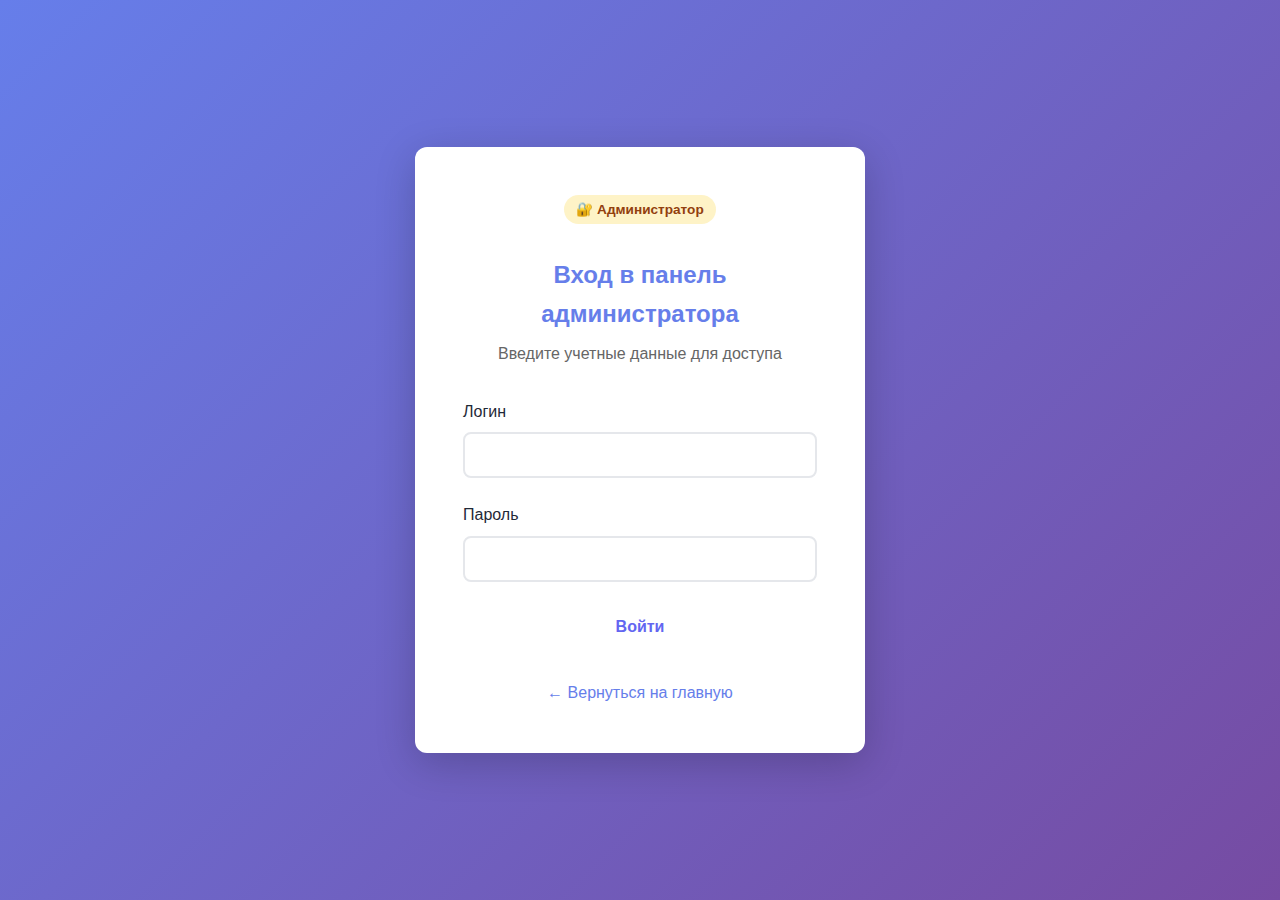
<file: templates/admin-login.html>
<!DOCTYPE html>
<html lang="ru">
<head>
    <meta charset="UTF-8">
    <meta name="viewport" content="width=device-width, initial-scale=1.0">
    <title>Вход администратора - Хакатон Хаб</title>
    <link rel="stylesheet" href="/static/styles.css">
    <style>
        .admin-login-container {
            min-height: 100vh;
            display: flex;
            align-items: center;
            justify-content: center;
            background: linear-gradient(135deg, #667eea 0%, #764ba2 100%);
            padding: 2rem;
        }
        .admin-login-card {
            background: white;
            border-radius: 12px;
            padding: 3rem;
            max-width: 450px;
            width: 100%;
            box-shadow: 0 10px 40px rgba(0,0,0,0.2);
        }
        .admin-login-card h2 {
            color: #667eea;
            margin-bottom: 0.5rem;
            text-align: center;
        }
        .admin-login-card .subtitle {
            text-align: center;
            color: #666;
            margin-bottom: 2rem;
        }
        .admin-badge {
            display: inline-block;
            background: #fef3c7;
            color: #92400e;
            padding: 0.25rem 0.75rem;
            border-radius: 20px;
            font-size: 0.85rem;
            font-weight: 600;
            margin-bottom: 1rem;
        }
        .message {
            padding: 1rem;
            border-radius: 8px;
            margin-bottom: 1rem;
            display: none;
        }
        .message.error {
            background: #fee2e2;
            color: #991b1b;
            border: 1px solid #fecaca;
        }
        .message.success {
            background: #d1fae5;
            color: #065f46;
            border: 1px solid #a7f3d0;
        }
        .message.active {
            display: block;
        }
    </style>
</head>
<body>
    <div class="admin-login-container">
        <div class="admin-login-card">
            <div style="text-align: center; margin-bottom: 1rem;">
                <span class="admin-badge">🔐 Администратор</span>
            </div>
            <h2>Вход в панель администратора</h2>
            <p class="subtitle">Введите учетные данные для доступа</p>
            
            <div id="errorMessage" class="message error"></div>
            <div id="successMessage" class="message success"></div>
            
            <form id="adminLoginForm" class="registration-form">
                <div class="form-group">
                    <label for="adminLogin">Логин</label>
                    <input type="text" id="adminLogin" name="login" required autocomplete="username">
                </div>

                <div class="form-group">
                    <label for="adminPassword">Пароль</label>
                    <input type="password" id="adminPassword" name="password" required autocomplete="current-password">
                </div>

                <button type="submit" class="btn btn-primary btn-full">Войти</button>
            </form>
            
            <div style="text-align: center; margin-top: 2rem;">
                <a href="/" style="color: #667eea; text-decoration: none;">← Вернуться на главную</a>
            </div>
        </div>
    </div>

    <script>
        const adminLoginForm = document.getElementById('adminLoginForm');
        const errorMessage = document.getElementById('errorMessage');
        const successMessage = document.getElementById('successMessage');

        function showMessage(text, type) {
            if (type === 'error') {
                errorMessage.textContent = text;
                errorMessage.classList.add('active');
                successMessage.classList.remove('active');
            } else {
                successMessage.textContent = text;
                successMessage.classList.add('active');
                errorMessage.classList.remove('active');
            }
        }

        adminLoginForm.addEventListener('submit', async (e) => {
            e.preventDefault();
            
            const login = document.getElementById('adminLogin').value;
            const password = document.getElementById('adminPassword').value;

            try {
                const response = await fetch('/api/admin/login', {
                    method: 'POST',
                    headers: {
                        'Content-Type': 'application/json'
                    },
                    body: JSON.stringify({
                        login: login,
                        password: password
                    })
                });

                const result = await response.json();

                if (response.ok) {
                    showMessage('Успешный вход! Перенаправление...', 'success');
                    setTimeout(() => {
                        window.location.href = '/admin.html';
                    }, 1000);
                } else {
                    showMessage(result.detail || 'Неверный логин или пароль', 'error');
                }
            } catch (error) {
                console.error('Error:', error);
                showMessage('Ошибка соединения с сервером', 'error');
            }
        });
    </script>
</body>
</html>
</file>
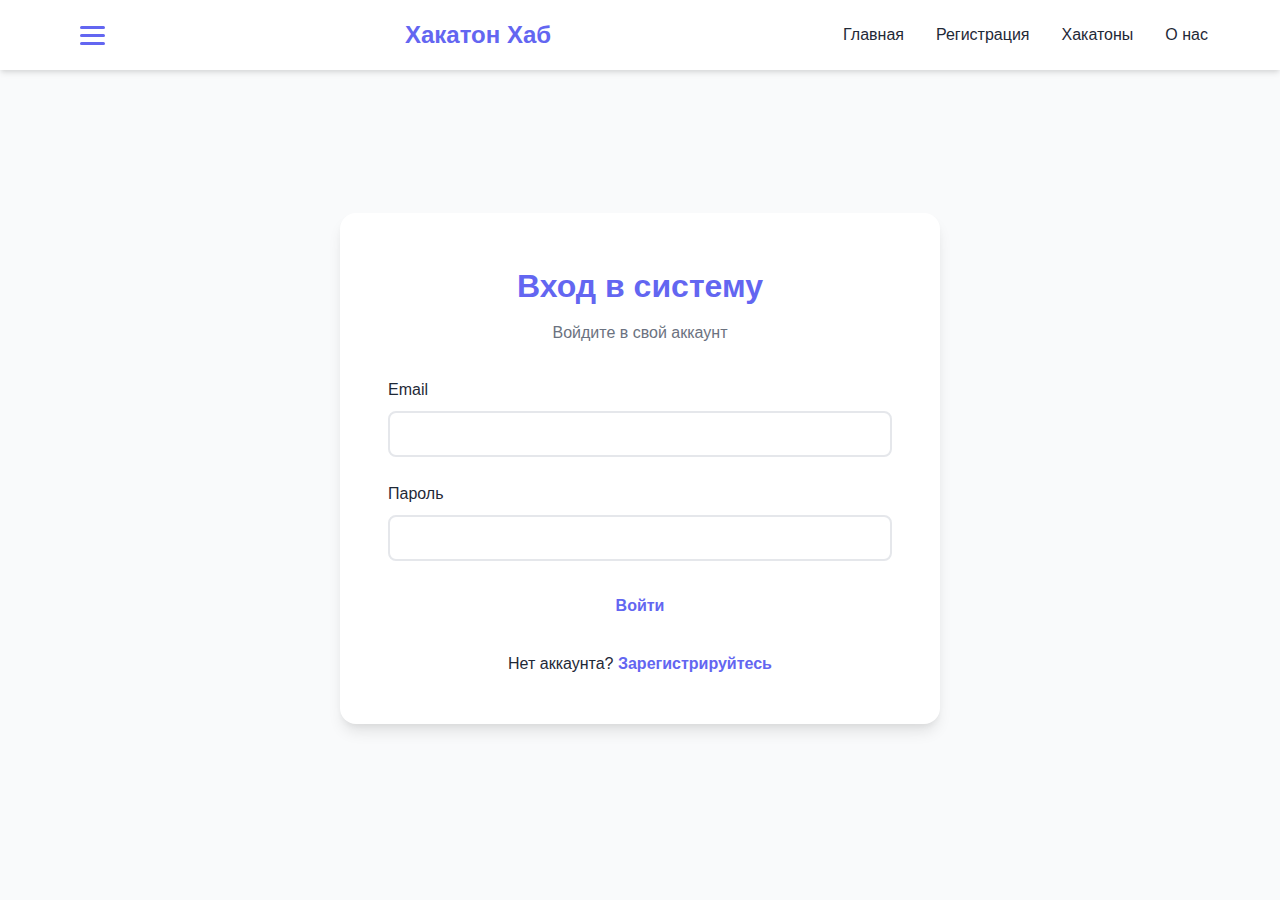
<file: templates/login.html>
<!DOCTYPE html>
<html lang="ru">
<head>
    <meta charset="UTF-8">
    <meta name="viewport" content="width=device-width, initial-scale=1.0">
    <title>Вход - Хакатон Хаб</title>
    <link rel="stylesheet" href="/static/styles.css">
</head>
<body>
    <!-- Upper Navigation Hub -->
    <nav class="top-nav">
        <div class="nav-container">
            <button class="menu-btn" id="menuBtn">
                <span></span>
                <span></span>
                <span></span>
            </button>
            <div class="logo">
                <h1>Хакатон Хаб</h1>
            </div>
            <ul class="nav-links">
                <li><a href="/">Главная</a></li>
                <li><a href="registration.html">Регистрация</a></li>
                <li><a href="hackathons.html">Хакатоны</a></li>
                <li><a href="about.html">О нас</a></li>
            </ul>
        </div>
    </nav>

    <!-- Sidebar Hub -->
    <div class="sidebar" id="sidebar">
        <div class="sidebar-header">
            <h2>Информационный Хаб</h2>
            <button class="close-btn" id="closeBtn">&times;</button>
        </div>
        <div class="sidebar-content">
            <div class="hub-section" id="participantsSection">
                <h3>Участники</h3>
                <div class="info-card">
                    <p><strong>Всего участников:</strong> 1,234</p>
                    <p><strong>Активных сейчас:</strong> 89</p>
                    <p><strong>Зарегистрировано в этом месяце:</strong> 156</p>
                </div>
            </div>
            <div class="hub-section" id="hackathonsSection">
                <h3>Хакатоны</h3>
                <div class="info-card">
                    <p><strong>Предстоящие:</strong> 12</p>
                    <p><strong>Текущие:</strong> 3</p>
                    <p><strong>Завершённые:</strong> 45</p>
                </div>
            </div>
            <div class="hub-section" id="coursesSection">
                <h3>Интенсивные Курсы</h3>
                <div class="info-card">
                    <p><strong>Доступных курсов:</strong> 8</p>
                    <p><strong>Записанных студентов:</strong> 567</p>
                    <p><strong>Процент завершения:</strong> 78%</p>
                </div>
            </div>
            <div class="hub-section" id="organizationsSection">
                <h3>Организации</h3>
                <div class="info-card">
                    <p><strong>Всего организаций:</strong> 24</p>
                    <p><strong>Активных партнёров:</strong> 18</p>
                    <p><strong>Опубликовано хакатонов:</strong> 67</p>
                </div>
            </div>
            <div class="hub-section" id="statisticsSection">
                <h3>Статистика</h3>
                <div class="info-card">
                    <p><strong>Всего проектов:</strong> 890</p>
                    <p><strong>Процент успеха:</strong> 82%</p>
                    <p><strong>Средний размер команды:</strong> 4.2</p>
                    <p><strong>Призовой фонд:</strong> $125,000</p>
                </div>
            </div>
        </div>
    </div>

    <!-- Overlay -->
    <div class="overlay" id="overlay"></div>

    <!-- Login Form -->
    <main class="main-content">
        <div class="registration-container">
            <div class="registration-card">
                <h2>Вход в систему</h2>
                <p class="subtitle">Войдите в свой аккаунт</p>
                
                <form id="loginForm" class="registration-form">
                    <div class="form-group">
                        <label for="email">Email</label>
                        <input type="email" id="email" name="email" required>
                    </div>

                    <div class="form-group">
                        <label for="password">Пароль</label>
                        <input type="password" id="password" name="password" required>
                    </div>

                    <button type="submit" class="btn btn-primary btn-full">Войти</button>
                </form>

                <div class="login-links">
                    <p>Нет аккаунта? <a href="registration.html">Зарегистрируйтесь</a></p>
                </div>

                <div id="errorMessage" class="error-message" style="display: none;"></div>
                <div id="successMessage" class="success-message" style="display: none;"></div>
            </div>
        </div>
    </main>

    <script src="/static/script.js"></script>
    <script>
        // Login form handling
        const loginForm = document.getElementById('loginForm');
        const errorMessage = document.getElementById('errorMessage');
        const successMessage = document.getElementById('successMessage');

        loginForm.addEventListener('submit', async (e) => {
            e.preventDefault();
            
            const formData = new FormData(loginForm);
            const data = {
                email: formData.get('email'),
                password: formData.get('password')
            };

            try {
                const response = await fetch('/api/login', {
                    method: 'POST',
                    headers: {
                        'Content-Type': 'application/json'
                    },
                    body: JSON.stringify(data)
                });

                const result = await response.json();

                if (response.ok) {
                    successMessage.textContent = 'Успешный вход! Перенаправление...';
                    successMessage.style.display = 'block';
                    errorMessage.style.display = 'none';
                    
                    // Redirect based on role
                    setTimeout(() => {
                        if (result.user.role === 'admin') {
                            window.location.href = 'admin.html';
                        } else {
                            window.location.href = 'index.html';
                        }
                    }, 1000);
                } else {
                    errorMessage.textContent = result.error || 'Ошибка входа';
                    errorMessage.style.display = 'block';
                    successMessage.style.display = 'none';
                }
            } catch (error) {
                errorMessage.textContent = 'Ошибка соединения с сервером';
                errorMessage.style.display = 'block';
                successMessage.style.display = 'none';
            }
        });
    </script>
</body>
</html>
</file>
<file: static/styles.css>
* {
    margin: 0;
    padding: 0;
    box-sizing: border-box;
}

:root {
    --primary-color: #6366f1;
    --primary-dark: #4f46e5;
    --secondary-color: #8b5cf6;
    --text-dark: #1f2937;
    --text-light: #6b7280;
    --bg-light: #f9fafb;
    --bg-white: #ffffff;
    --border-color: #e5e7eb;
    --shadow: 0 4px 6px -1px rgba(0, 0, 0, 0.1), 0 2px 4px -1px rgba(0, 0, 0, 0.06);
    --shadow-lg: 0 10px 15px -3px rgba(0, 0, 0, 0.1), 0 4px 6px -2px rgba(0, 0, 0, 0.05);
}

body {
    font-family: -apple-system, BlinkMacSystemFont, 'Segoe UI', Roboto, Oxygen, Ubuntu, Cantarell, sans-serif;
    color: var(--text-dark);
    background-color: var(--bg-light);
    line-height: 1.6;
}

/* Top Navigation */
.top-nav {
    background: var(--bg-white);
    box-shadow: var(--shadow);
    position: sticky;
    top: 0;
    z-index: 1000;
    padding: 1rem 0;
}

.nav-container {
    max-width: 1200px;
    margin: 0 auto;
    padding: 0 2rem;
    display: flex;
    align-items: center;
    justify-content: space-between;
}

.menu-btn {
    background: none;
    border: none;
    cursor: pointer;
    display: flex;
    flex-direction: column;
    gap: 5px;
    padding: 8px;
    z-index: 1001;
    transition: transform 0.3s ease;
}

.menu-btn:hover {
    transform: scale(1.1);
}

.menu-btn span {
    width: 25px;
    height: 3px;
    background: var(--primary-color);
    border-radius: 3px;
    transition: all 0.3s ease;
}

.menu-btn.active span:nth-child(1) {
    transform: rotate(45deg) translate(8px, 8px);
}

.menu-btn.active span:nth-child(2) {
    opacity: 0;
}

.menu-btn.active span:nth-child(3) {
    transform: rotate(-45deg) translate(7px, -7px);
}

.logo h1 {
    font-size: 1.5rem;
    color: var(--primary-color);
    font-weight: 700;
}

.nav-links {
    display: flex;
    list-style: none;
    gap: 2rem;
}

.nav-links a {
    text-decoration: none;
    color: var(--text-dark);
    font-weight: 500;
    transition: color 0.3s ease;
    position: relative;
}

.nav-links a:hover,
.nav-links a.active {
    color: var(--primary-color);
}

.nav-links a.active::after {
    content: '';
    position: absolute;
    bottom: -5px;
    left: 0;
    width: 100%;
    height: 2px;
    background: var(--primary-color);
}

/* Sidebar */
.sidebar {
    position: fixed;
    left: -400px;
    top: 0;
    width: 380px;
    height: 100vh;
    background: var(--bg-white);
    box-shadow: var(--shadow-lg);
    z-index: 2000;
    transition: left 0.3s ease;
    overflow-y: auto;
}

.sidebar.active {
    left: 0;
}

.sidebar-header {
    padding: 2rem;
    border-bottom: 1px solid var(--border-color);
    display: flex;
    justify-content: space-between;
    align-items: center;
    background: linear-gradient(135deg, var(--primary-color), var(--secondary-color));
    color: white;
}

.sidebar-header h2 {
    font-size: 1.5rem;
    font-weight: 700;
}

.close-btn {
    background: none;
    border: none;
    color: white;
    font-size: 2rem;
    cursor: pointer;
    width: 35px;
    height: 35px;
    display: flex;
    align-items: center;
    justify-content: center;
    border-radius: 50%;
    transition: background 0.3s ease;
}

.close-btn:hover {
    background: rgba(255, 255, 255, 0.2);
}

.sidebar-content {
    padding: 1.5rem;
}

.hub-section {
    margin-bottom: 2rem;
}

.hub-section h3 {
    color: var(--primary-color);
    font-size: 1.25rem;
    margin-bottom: 1rem;
    padding-bottom: 0.5rem;
    border-bottom: 2px solid var(--border-color);
}

.info-card {
    background: var(--bg-light);
    padding: 1.5rem;
    border-radius: 8px;
    border-left: 4px solid var(--primary-color);
}

.info-card p {
    margin-bottom: 0.75rem;
    color: var(--text-dark);
}

.info-card p:last-child {
    margin-bottom: 0;
}

.info-card strong {
    color: var(--primary-color);
}

/* Overlay */
.overlay {
    position: fixed;
    top: 0;
    left: 0;
    width: 100%;
    height: 100%;
    background: rgba(0, 0, 0, 0.5);
    z-index: 1500;
    opacity: 0;
    visibility: hidden;
    transition: all 0.3s ease;
}

.overlay.active {
    opacity: 1;
    visibility: visible;
}

/* Main Content */
.main-content {
    max-width: 1200px;
    margin: 0 auto;
    padding: 3rem 2rem;
}

/* Hero Section */
.hero-section {
    text-align: center;
    padding: 4rem 0;
    background: linear-gradient(135deg, var(--primary-color), var(--secondary-color));
    border-radius: 16px;
    color: white;
    margin-bottom: 4rem;
}

.hero-section h2 {
    font-size: 3rem;
    margin-bottom: 1rem;
    font-weight: 700;
}

.hero-section p {
    font-size: 1.25rem;
    margin-bottom: 2rem;
    opacity: 0.9;
}

.cta-buttons {
    display: flex;
    gap: 1rem;
    justify-content: center;
    flex-wrap: wrap;
}

/* Buttons */
.btn {
    padding: 0.75rem 2rem;
    border: none;
    border-radius: 8px;
    font-size: 1rem;
    font-weight: 600;
    cursor: pointer;
    text-decoration: none;
    display: inline-block;
    transition: all 0.3s ease;
}

.btn-primary {
    background: white;
    color: var(--primary-color);
}

.btn-primary:hover {
    transform: translateY(-2px);
    box-shadow: var(--shadow-lg);
}

.btn-secondary {
    background: rgba(255, 255, 255, 0.2);
    color: white;
    border: 2px solid white;
}

.btn-secondary:hover {
    background: white;
    color: var(--primary-color);
}

.btn-full {
    width: 100%;
}

/* Features Section */
.features-section {
    display: grid;
    grid-template-columns: repeat(auto-fit, minmax(300px, 1fr));
    gap: 2rem;
    margin-top: 2rem;
}

.feature-card {
    background: var(--bg-white);
    padding: 2rem;
    border-radius: 12px;
    box-shadow: var(--shadow);
    text-align: center;
    transition: transform 0.3s ease, box-shadow 0.3s ease;
}

.feature-card:hover {
    transform: translateY(-5px);
    box-shadow: var(--shadow-lg);
}

.feature-icon {
    font-size: 3rem;
    margin-bottom: 1rem;
}

.feature-card h3 {
    color: var(--primary-color);
    margin-bottom: 1rem;
    font-size: 1.5rem;
}

.feature-card p {
    color: var(--text-light);
}

/* Registration Page */
.registration-container {
    display: flex;
    justify-content: center;
    align-items: center;
    min-height: calc(100vh - 200px);
}

.registration-card {
    background: var(--bg-white);
    padding: 3rem;
    border-radius: 16px;
    box-shadow: var(--shadow-lg);
    width: 100%;
    max-width: 600px;
}

.registration-card h2 {
    color: var(--primary-color);
    font-size: 2rem;
    margin-bottom: 0.5rem;
    text-align: center;
}

.subtitle {
    text-align: center;
    color: var(--text-light);
    margin-bottom: 2rem;
}

.registration-form {
    display: flex;
    flex-direction: column;
    gap: 1.5rem;
}

.form-group {
    display: flex;
    flex-direction: column;
}

.form-group label {
    margin-bottom: 0.5rem;
    color: var(--text-dark);
    font-weight: 500;
}

.form-group input,
.form-group select {
    padding: 0.75rem;
    border: 2px solid var(--border-color);
    border-radius: 8px;
    font-size: 1rem;
    transition: border-color 0.3s ease;
}

.form-group input:focus,
.form-group select:focus {
    outline: none;
    border-color: var(--primary-color);
}

.checkbox-group label {
    display: flex;
    align-items: center;
    gap: 0.5rem;
    cursor: pointer;
}

.checkbox-group input[type="checkbox"] {
    width: 18px;
    height: 18px;
    cursor: pointer;
}

.success-message {
    margin-top: 1.5rem;
    padding: 1rem;
    background: #10b981;
    color: white;
    border-radius: 8px;
    text-align: center;
    font-weight: 500;
}
.skill-tag {
    background: #667eea;
    color: #ffffff; /* Чистый белый для лучшей читаемости */
    padding: 0.5rem 1rem;
    border-radius: 20px;
    font-size: 0.9rem;
    border: none;
    font-weight: 500;
}

/* Responsive Design */
@media (max-width: 768px) {
    .nav-links {
        display: none;
    }

    .hero-section h2 {
        font-size: 2rem;
    }

    .hero-section p {
        font-size: 1rem;
    }

    .sidebar {
        width: 100%;
        left: -100%;
    }

    .registration-card {
        padding: 2rem 1.5rem;
    }

    .features-section {
        grid-template-columns: 1fr;
    }

    .hackathons-grid {
        grid-template-columns: 1fr;
    }

    .mission-grid,
    .achievements-grid,
    .team-grid,
    .contact-grid {
        grid-template-columns: 1fr;
    }

    .about-content {
        padding: 2rem 1.5rem;
    }
}

/* Hackathons Page */
.filter-tabs {
    display: flex;
    gap: 1rem;
    margin-bottom: 3rem;
    justify-content: center;
    flex-wrap: wrap;
}

.filter-btn {
    padding: 0.75rem 2rem;
    border: 2px solid var(--primary-color);
    background: var(--bg-white);
    color: var(--primary-color);
    border-radius: 8px;
    font-size: 1rem;
    font-weight: 600;
    cursor: pointer;
    transition: all 0.3s ease;
}

.filter-btn:hover {
    background: var(--primary-color);
    color: white;
    transform: translateY(-2px);
    box-shadow: var(--shadow);
}

.filter-btn.active {
    background: var(--primary-color);
    color: white;
}

.section-title {
    color: var(--primary-color);
    font-size: 2rem;
    margin-bottom: 2rem;
    text-align: center;
}

.hackathons-grid {
    display: grid;
    grid-template-columns: repeat(auto-fill, minmax(350px, 1fr));
    gap: 2rem;
    margin-bottom: 3rem;
}

.hackathon-card {
    background: var(--bg-white);
    border-radius: 12px;
    padding: 2rem;
    box-shadow: var(--shadow);
    transition: transform 0.3s ease, box-shadow 0.3s ease;
    position: relative;
    display: flex;
    flex-direction: column;
}

.hackathon-card:hover {
    transform: translateY(-5px);
    box-shadow: var(--shadow-lg);
}

.hackathon-badge {
    position: absolute;
    top: 1rem;
    right: 1rem;
    padding: 0.5rem 1rem;
    border-radius: 20px;
    font-size: 0.875rem;
    font-weight: 600;
    text-transform: uppercase;
}

.hackathon-badge.upcoming {
    background: #dbeafe;
    color: #1e40af;
}

.hackathon-badge.ongoing {
    background: #dcfce7;
    color: #166534;
}

.hackathon-badge.completed {
    background: #f3f4f6;
    color: #6b7280;
}

.hackathon-card h3 {
    color: var(--primary-color);
    font-size: 1.5rem;
    margin-bottom: 0.5rem;
    margin-top: 0.5rem;
    padding-right: 120px;
}

.hackathon-org {
    color: var(--text-light);
    font-size: 0.9rem;
    margin-bottom: 1rem;
    font-style: italic;
}

.hackathon-desc {
    color: var(--text-dark);
    margin-bottom: 1.5rem;
    line-height: 1.6;
    flex-grow: 1;
}

.hackathon-details {
    display: flex;
    flex-direction: column;
    gap: 0.75rem;
    margin-bottom: 1.5rem;
    padding: 1rem;
    background: var(--bg-light);
    border-radius: 8px;
}

.detail-item {
    display: flex;
    align-items: center;
    gap: 0.5rem;
    color: var(--text-dark);
}

.detail-icon {
    font-size: 1.2rem;
}

.hackathon-card .btn {
    margin-top: auto;
}

.hackathon-card .btn:disabled {
    opacity: 0.6;
    cursor: not-allowed;
}

/* About Page */
.about-section {
    margin-bottom: 4rem;
}

.about-content {
    background: var(--bg-white);
    padding: 3rem;
    border-radius: 16px;
    box-shadow: var(--shadow);
}

.about-text {
    color: var(--text-dark);
    font-size: 1.1rem;
    line-height: 1.8;
    margin-bottom: 1.5rem;
}

.about-text:last-child {
    margin-bottom: 0;
}

/* Mission Section */
.mission-section {
    margin-bottom: 4rem;
}

.mission-grid {
    display: grid;
    grid-template-columns: repeat(auto-fit, minmax(300px, 1fr));
    gap: 2rem;
}

.mission-card {
    background: var(--bg-white);
    padding: 2.5rem;
    border-radius: 12px;
    box-shadow: var(--shadow);
    text-align: center;
    transition: transform 0.3s ease, box-shadow 0.3s ease;
}

.mission-card:hover {
    transform: translateY(-5px);
    box-shadow: var(--shadow-lg);
}

.mission-icon {
    font-size: 3.5rem;
    margin-bottom: 1rem;
}

.mission-card h3 {
    color: var(--primary-color);
    font-size: 1.5rem;
    margin-bottom: 1rem;
}

.mission-card p {
    color: var(--text-light);
    line-height: 1.6;
}

/* Achievements Section */
.achievements-section {
    margin-bottom: 4rem;
}

.achievements-grid {
    display: grid;
    grid-template-columns: repeat(auto-fit, minmax(200px, 1fr));
    gap: 2rem;
}

.achievement-card {
    background: linear-gradient(135deg, var(--primary-color), var(--secondary-color));
    padding: 2.5rem;
    border-radius: 12px;
    text-align: center;
    color: white;
    box-shadow: var(--shadow);
    transition: transform 0.3s ease, box-shadow 0.3s ease;
}

.achievement-card:hover {
    transform: translateY(-5px);
    box-shadow: var(--shadow-lg);
}

.achievement-number {
    font-size: 3rem;
    font-weight: 700;
    margin-bottom: 0.5rem;
}

.achievement-label {
    font-size: 1rem;
    opacity: 0.9;
}

/* Team Section */
.team-section {
    margin-bottom: 4rem;
}

.team-grid {
    display: grid;
    grid-template-columns: repeat(auto-fit, minmax(250px, 1fr));
    gap: 2rem;
}

.team-card {
    background: var(--bg-white);
    padding: 2rem;
    border-radius: 12px;
    box-shadow: var(--shadow);
    text-align: center;
    transition: transform 0.3s ease, box-shadow 0.3s ease;
}

.team-card:hover {
    transform: translateY(-5px);
    box-shadow: var(--shadow-lg);
}

.team-avatar {
    font-size: 4rem;
    margin-bottom: 1rem;
}

.team-card h3 {
    color: var(--primary-color);
    font-size: 1.25rem;
    margin-bottom: 0.5rem;
}

.team-role {
    color: var(--secondary-color);
    font-weight: 600;
    margin-bottom: 0.75rem;
    font-size: 0.9rem;
}

.team-desc {
    color: var(--text-light);
    font-size: 0.9rem;
}

/* Contact Section */
.contact-section {
    margin-bottom: 4rem;
}

.contact-grid {
    display: grid;
    grid-template-columns: repeat(auto-fit, minmax(250px, 1fr));
    gap: 2rem;
}

.contact-card {
    background: var(--bg-white);
    padding: 2rem;
    border-radius: 12px;
    box-shadow: var(--shadow);
    text-align: center;
    transition: transform 0.3s ease, box-shadow 0.3s ease;
}

.contact-card:hover {
    transform: translateY(-5px);
    box-shadow: var(--shadow-lg);
}

.contact-icon {
    font-size: 3rem;
    margin-bottom: 1rem;
}

.contact-card h3 {
    color: var(--primary-color);
    font-size: 1.25rem;
    margin-bottom: 0.75rem;
}

.contact-card p {
    color: var(--text-light);
}

/* Admin Panel Styles */
.error-message {
    margin-top: 1.5rem;
    padding: 1rem;
    background: #ef4444;
    color: white;
    border-radius: 8px;
    text-align: center;
    font-weight: 500;
}

.login-links {
    text-align: center;
    margin-top: 1.5rem;
}

.login-links a {
    color: var(--primary-color);
    text-decoration: none;
    font-weight: 600;
}

.login-links a:hover {
    text-decoration: underline;
}

.admin-section {
    margin-bottom: 4rem;
}

.admin-settings-grid {
    display: grid;
    grid-template-columns: repeat(auto-fit, minmax(300px, 1fr));
    gap: 2rem;
    margin-bottom: 2rem;
}

.admin-card {
    background: var(--bg-white);
    padding: 2rem;
    border-radius: 12px;
    box-shadow: var(--shadow);
}

.admin-card h3 {
    color: var(--primary-color);
    font-size: 1.5rem;
    margin-bottom: 1.5rem;
}

.stat-item {
    display: flex;
    justify-content: space-between;
    padding: 0.75rem 0;
    border-bottom: 1px solid var(--border-color);
}

.stat-item:last-child {
    border-bottom: none;
}

.stat-item strong {
    color: var(--primary-color);
    font-size: 1.25rem;
}

.session-info {
    margin-bottom: 1.5rem;
}

.session-info p {
    margin-bottom: 0.5rem;
    color: var(--text-dark);
}

.session-info span {
    color: var(--primary-color);
    font-weight: 600;
}

.users-controls {
    display: flex;
    gap: 1rem;
    margin-bottom: 2rem;
    flex-wrap: wrap;
}

.users-list {
    display: flex;
    flex-direction: column;
    gap: 1.5rem;
}

.user-card {
    background: var(--bg-white);
    padding: 2rem;
    border-radius: 12px;
    box-shadow: var(--shadow);
    display: flex;
    justify-content: space-between;
    align-items: flex-start;
    gap: 2rem;
}

.user-info {
    flex: 1;
}

.user-info h3 {
    color: var(--primary-color);
    font-size: 1.5rem;
    margin-bottom: 1rem;
}

.user-info p {
    margin-bottom: 0.5rem;
    color: var(--text-dark);
}

.user-actions {
    display: flex;
    flex-direction: column;
    gap: 0.5rem;
}

.btn-danger {
    background: #ef4444;
    color: white;
}

.btn-danger:hover {
    background: #dc2626;
    transform: translateY(-2px);
    box-shadow: var(--shadow-lg);
}

/* Modal */
.modal {
    display: none;
    position: fixed;
    z-index: 3000;
    left: 0;
    top: 0;
    width: 100%;
    height: 100%;
    overflow: auto;
    background-color: rgba(0, 0, 0, 0.5);
}

.modal-content {
    background-color: var(--bg-white);
    margin: 5% auto;
    padding: 2rem;
    border-radius: 16px;
    width: 90%;
    max-width: 600px;
    box-shadow: var(--shadow-lg);
    position: relative;
}

.close-modal {
    color: var(--text-light);
    float: right;
    font-size: 2rem;
    font-weight: bold;
    cursor: pointer;
    position: absolute;
    right: 1rem;
    top: 1rem;
}

.close-modal:hover {
    color: var(--primary-color);
}

.session-actions {
    display: flex;
    gap: 1rem;
    flex-wrap: wrap;
}

.settings-list {
    margin-bottom: 1.5rem;
}

.setting-item {
    margin-bottom: 1rem;
    padding: 0.75rem;
    background: var(--bg-light);
    border-radius: 8px;
}

.setting-item label {
    display: flex;
    align-items: center;
    justify-content: space-between;
    gap: 1rem;
    cursor: pointer;
}

.setting-item input[type="checkbox"] {
    width: 20px;
    height: 20px;
    cursor: pointer;
}

.setting-item input[type="number"] {
    padding: 0.5rem;
    border: 2px solid var(--border-color);
    border-radius: 8px;
    width: 100px;
}

/* Registration Type Selection */
.registration-type-section {
    margin: 4rem 0;
}

.registration-type-grid {
    display: grid;
    grid-template-columns: repeat(auto-fit, minmax(400px, 1fr));
    gap: 2rem;
    margin-top: 2rem;
}

.registration-type-card {
    background: var(--bg-white);
    padding: 3rem;
    border-radius: 16px;
    box-shadow: var(--shadow);
    text-align: center;
    transition: transform 0.3s ease, box-shadow 0.3s ease;
    cursor: pointer;
    border: 3px solid transparent;
}

.registration-type-card:hover {
    transform: translateY(-10px);
    box-shadow: var(--shadow-lg);
    border-color: var(--primary-color);
}

.type-icon {
    font-size: 4rem;
    margin-bottom: 1.5rem;
}

.registration-type-card h3 {
    color: var(--primary-color);
    font-size: 1.75rem;
    margin-bottom: 1rem;
}

.registration-type-card > p {
    color: var(--text-light);
    margin-bottom: 2rem;
    font-size: 1.1rem;
}

.type-features {
    text-align: left;
    margin: 2rem 0;
    padding: 1.5rem;
    background: var(--bg-light);
    border-radius: 8px;
}

.type-features p {
    margin-bottom: 0.75rem;
    color: var(--text-dark);
    font-size: 0.95rem;
}

.type-features p:last-child {
    margin-bottom: 0;
}

.registration-type-card .btn {
    margin-top: 1rem;
    width: 100%;
}

.form-group textarea {
    padding: 0.75rem;
    border: 2px solid var(--border-color);
    border-radius: 8px;
    font-size: 1rem;
    font-family: inherit;
    resize: vertical;
    transition: border-color 0.3s ease;
    width: 100%;
}

.form-group textarea:focus {
    outline: none;
    border-color: var(--primary-color);
}

.form-group select:disabled {
    background-color: var(--bg-light);
    cursor: not-allowed;
    opacity: 0.7;
}
.skill-tag {
    background: #667eea;
    color: #ffffff;
    padding: 0.5rem 1rem;
    border-radius: 20px;
    font-size: 0.9rem;
    border: none;
    font-weight: 500;
}
@media (max-width: 768px) {
    .admin-settings-grid {
        grid-template-columns: 1fr;
    }
    
    .user-card {
        flex-direction: column;
    }
    
    .user-actions {
        flex-direction: row;
        width: 100%;
    }
    
    .session-actions {
        flex-direction: column;
    }
    
    .session-actions .btn {
        width: 100%;
    }
    
    .registration-type-grid {
        grid-template-columns: 1fr;
    }
    
    .registration-type-card {
        padding: 2rem 1.5rem;
    }
}
</file>
